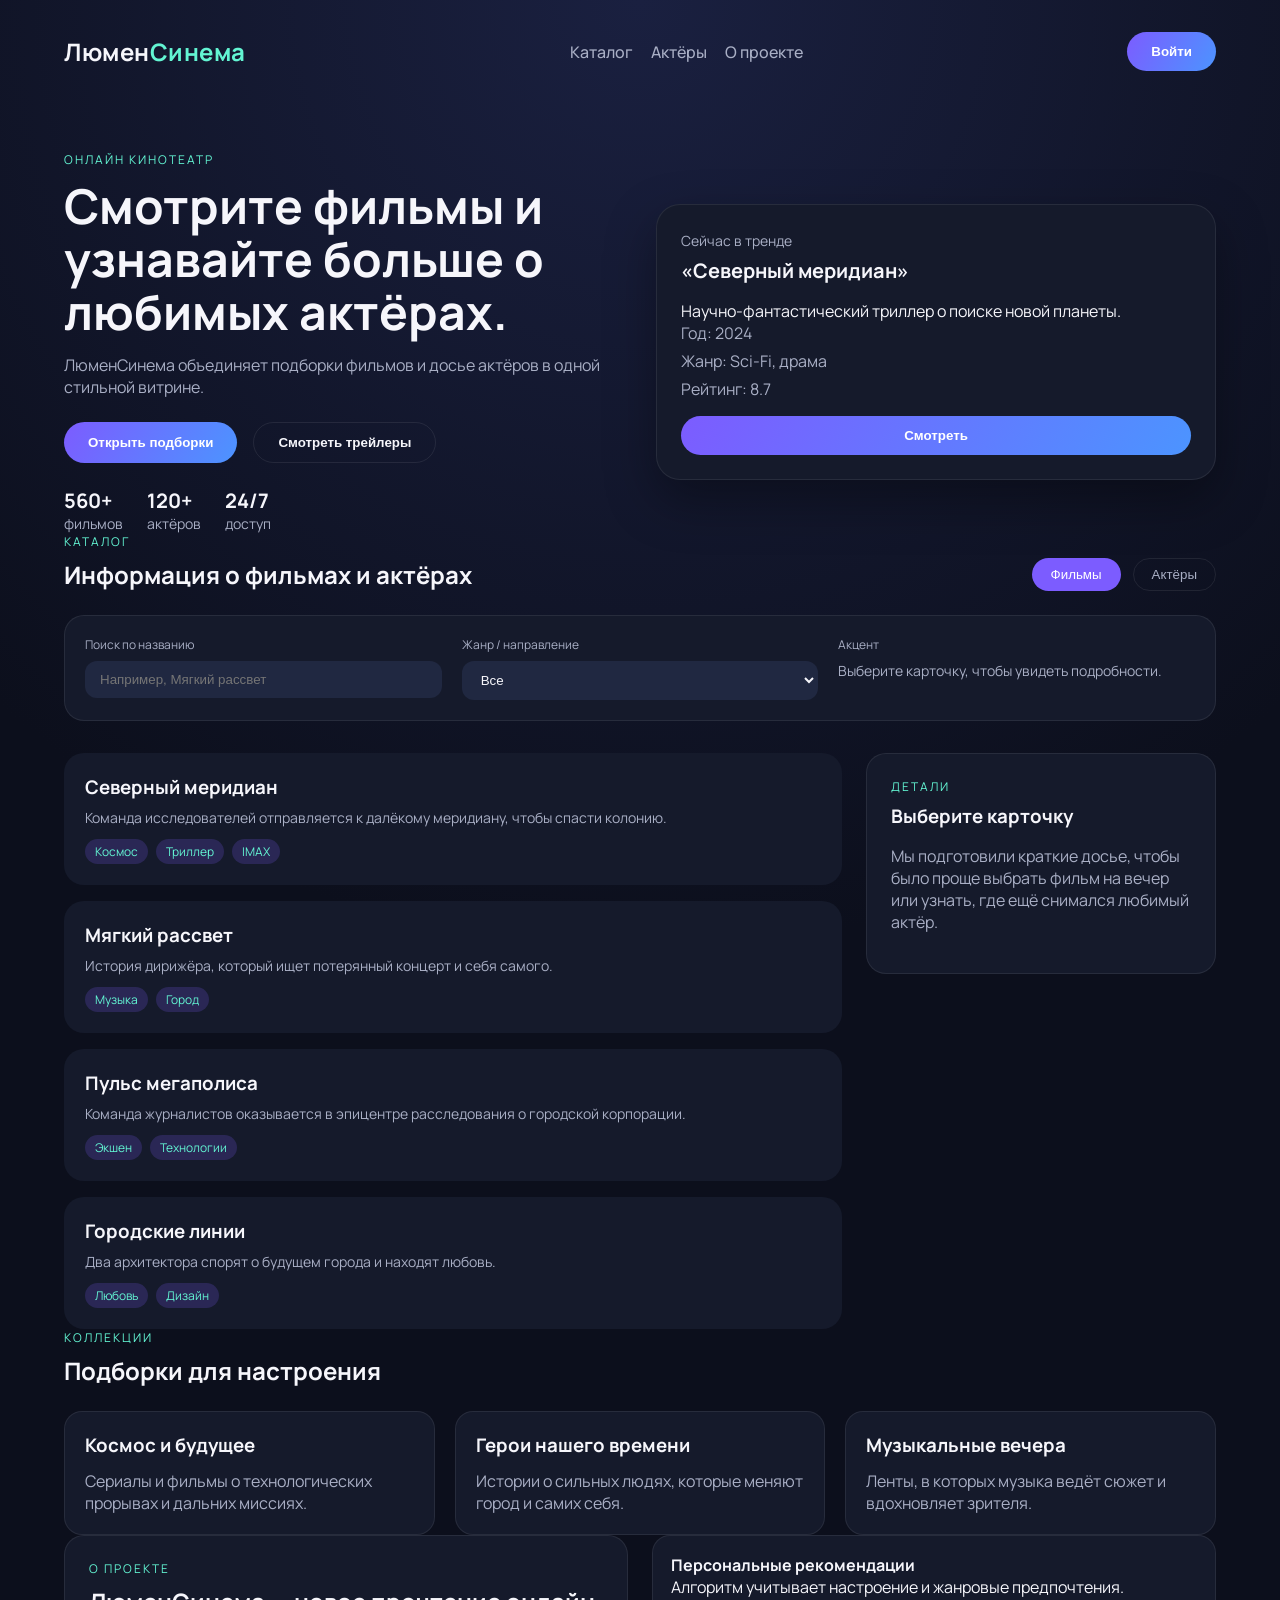
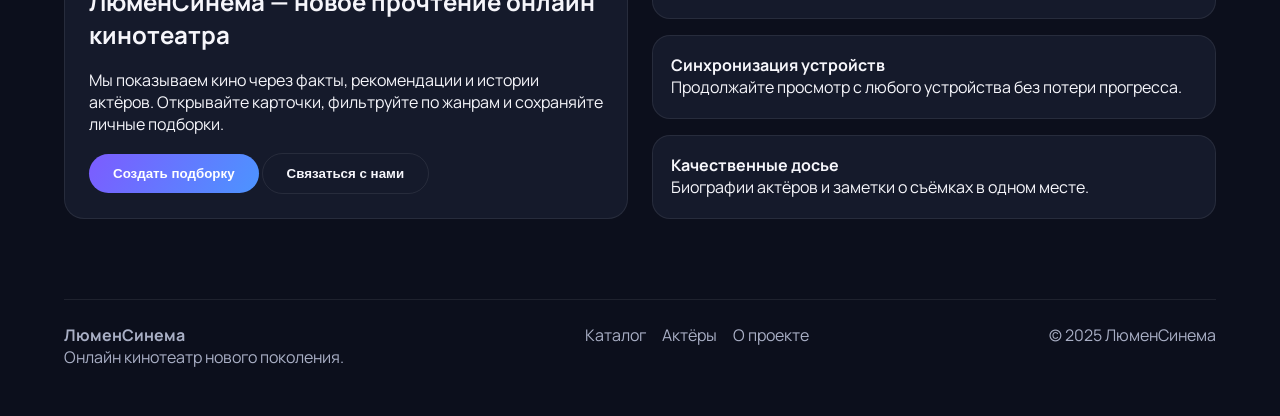
<file: index.html>
<!doctype html>
<html lang="ru">
  <head>
    <meta charset="UTF-8" />
    <meta name="viewport" content="width=device-width, initial-scale=1.0" />
    <title>ЛюменСинема — онлайн кинотеатр</title>
    <link rel="stylesheet" href="styles.css" />
    <link rel="preconnect" href="https://fonts.googleapis.com" />
    <link rel="preconnect" href="https://fonts.gstatic.com" crossorigin />
    <link
      href="https://fonts.googleapis.com/css2?family=Manrope:wght@300;400;500;600;700&display=swap"
      rel="stylesheet"
    />
  </head>
  <body>
    <div class="page">
      <header class="header">
        <div class="logo">Люмен<span>Синема</span></div>
        <nav class="nav">
          <a href="#catalog">Каталог</a>
          <a href="#actors">Актёры</a>
          <a href="#about">О проекте</a>
        </nav>
        <button class="primary-btn">Войти</button>
      </header>

      <main>
        <section class="hero">
          <div class="hero-text">
            <p class="eyebrow">Онлайн кинотеатр</p>
            <h1>Смотрите фильмы и узнавайте больше о любимых актёрах.</h1>
            <p class="subtitle">
              ЛюменСинема объединяет подборки фильмов и досье актёров в одной стильной
              витрине.
            </p>
            <div class="hero-actions">
              <button class="primary-btn">Открыть подборки</button>
              <button class="ghost-btn">Смотреть трейлеры</button>
            </div>
            <div class="hero-badges">
              <div>
                <h3>560+</h3>
                <p>фильмов</p>
              </div>
              <div>
                <h3>120+</h3>
                <p>актёров</p>
              </div>
              <div>
                <h3>24/7</h3>
                <p>доступ</p>
              </div>
            </div>
          </div>
          <div class="hero-card">
            <div class="card-header">
              <span>Сейчас в тренде</span>
              <strong>«Северный меридиан»</strong>
            </div>
            <div class="card-body">
              <p>Научно-фантастический триллер о поиске новой планеты.</p>
              <ul>
                <li>Год: 2024</li>
                <li>Жанр: Sci-Fi, драма</li>
                <li>Рейтинг: 8.7</li>
              </ul>
            </div>
            <button class="primary-btn">Смотреть</button>
          </div>
        </section>

        <section class="catalog" id="catalog">
          <div class="section-title">
            <div>
              <p class="eyebrow">Каталог</p>
              <h2>Информация о фильмах и актёрах</h2>
            </div>
            <div class="filters">
              <button class="chip active" data-view="films">Фильмы</button>
              <button class="chip" data-view="actors">Актёры</button>
            </div>
          </div>

          <div class="search-panel">
            <div>
              <label for="search" class="label">Поиск по названию</label>
              <input id="search" type="text" placeholder="Например, Мягкий рассвет" />
            </div>
            <div>
              <label for="genre" class="label">Жанр / направление</label>
              <select id="genre">
                <option value="">Все</option>
              </select>
            </div>
            <div>
              <label class="label">Акцент</label>
              <p class="hint">Выберите карточку, чтобы увидеть подробности.</p>
            </div>
          </div>

          <div class="catalog-grid">
            <div class="cards" id="cards"></div>
            <aside class="details" id="details">
              <div class="details-header">
                <p class="eyebrow">Детали</p>
                <h3>Выберите карточку</h3>
              </div>
              <p class="details-text">
                Мы подготовили краткие досье, чтобы было проще выбрать фильм на вечер или
                узнать, где ещё снимался любимый актёр.
              </p>
              <div class="details-meta" id="detailsMeta"></div>
            </aside>
          </div>
        </section>

        <section class="actors" id="actors">
          <div class="section-title">
            <div>
              <p class="eyebrow">Коллекции</p>
              <h2>Подборки для настроения</h2>
            </div>
          </div>
          <div class="collections">
            <article>
              <h3>Космос и будущее</h3>
              <p>Сериалы и фильмы о технологических прорывах и дальних миссиях.</p>
            </article>
            <article>
              <h3>Герои нашего времени</h3>
              <p>Истории о сильных людях, которые меняют город и самих себя.</p>
            </article>
            <article>
              <h3>Музыкальные вечера</h3>
              <p>Ленты, в которых музыка ведёт сюжет и вдохновляет зрителя.</p>
            </article>
          </div>
        </section>

        <section class="about" id="about">
          <div class="about-card">
            <div>
              <p class="eyebrow">О проекте</p>
              <h2>ЛюменСинема — новое прочтение онлайн кинотеатра</h2>
            </div>
            <p>
              Мы показываем кино через факты, рекомендации и истории актёров. Открывайте
              карточки, фильтруйте по жанрам и сохраняйте личные подборки.
            </p>
            <div class="about-actions">
              <button class="primary-btn">Создать подборку</button>
              <button class="ghost-btn">Связаться с нами</button>
            </div>
          </div>
          <div class="about-features">
            <div>
              <h4>Персональные рекомендации</h4>
              <p>Алгоритм учитывает настроение и жанровые предпочтения.</p>
            </div>
            <div>
              <h4>Синхронизация устройств</h4>
              <p>Продолжайте просмотр с любого устройства без потери прогресса.</p>
            </div>
            <div>
              <h4>Качественные досье</h4>
              <p>Биографии актёров и заметки о съёмках в одном месте.</p>
            </div>
          </div>
        </section>
      </main>

      <footer class="footer">
        <div>
          <strong>ЛюменСинема</strong>
          <p>Онлайн кинотеатр нового поколения.</p>
        </div>
        <div class="footer-links">
          <a href="#catalog">Каталог</a>
          <a href="#actors">Актёры</a>
          <a href="#about">О проекте</a>
        </div>
        <p class="copyright">© 2025 ЛюменСинема</p>
      </footer>
    </div>

    <script src="script.js"></script>
  </body>
</html>
</file>
<file: styles.css>
:root {
  color-scheme: light;
  font-family: "Manrope", system-ui, sans-serif;
  --bg: #0c0f1c;
  --panel: #151a2b;
  --soft: #202841;
  --text: #f6f6fb;
  --muted: #a9afc5;
  --accent: #7c5cff;
  --accent-2: #63f5d3;
  --border: rgba(255, 255, 255, 0.08);
}

* {
  box-sizing: border-box;
  margin: 0;
  padding: 0;
}

body {
  background: radial-gradient(circle at top, #1a2040 0%, #0c0f1c 45%);
  color: var(--text);
  min-height: 100vh;
}

.page {
  max-width: 1200px;
  margin: 0 auto;
  padding: 32px 24px 48px;
  display: flex;
  flex-direction: column;
  gap: 80px;
}

.header {
  display: flex;
  align-items: center;
  justify-content: space-between;
  gap: 24px;
}

.logo {
  font-size: 24px;
  font-weight: 700;
  letter-spacing: 0.5px;
}

.logo span {
  color: var(--accent-2);
}

.nav {
  display: flex;
  gap: 18px;
}

.nav a {
  color: var(--muted);
  text-decoration: none;
  font-weight: 500;
}

.nav a:hover {
  color: var(--text);
}

.primary-btn,
.ghost-btn {
  border: none;
  border-radius: 999px;
  padding: 12px 24px;
  font-weight: 600;
  cursor: pointer;
}

.primary-btn {
  background: linear-gradient(120deg, var(--accent), #4c94ff);
  color: white;
}

.ghost-btn {
  background: transparent;
  border: 1px solid var(--border);
  color: var(--text);
}

.hero {
  display: grid;
  grid-template-columns: repeat(auto-fit, minmax(280px, 1fr));
  gap: 32px;
  align-items: center;
}

.hero-text h1 {
  font-size: clamp(32px, 4vw, 48px);
  margin: 12px 0 16px;
  line-height: 1.1;
}

.subtitle {
  color: var(--muted);
  margin-bottom: 24px;
}

.hero-actions {
  display: flex;
  gap: 16px;
  flex-wrap: wrap;
  margin-bottom: 24px;
}

.hero-badges {
  display: flex;
  gap: 24px;
  flex-wrap: wrap;
}

.hero-badges h3 {
  font-size: 20px;
}

.hero-badges p {
  color: var(--muted);
  font-size: 14px;
}

.hero-card {
  background: var(--panel);
  border: 1px solid var(--border);
  border-radius: 24px;
  padding: 24px;
  display: grid;
  gap: 16px;
  box-shadow: 0 20px 50px rgba(0, 0, 0, 0.35);
}

.card-header span {
  color: var(--muted);
  font-size: 14px;
}

.card-header strong {
  display: block;
  font-size: 20px;
  margin-top: 6px;
}

.card-body ul {
  list-style: none;
  display: grid;
  gap: 6px;
  color: var(--muted);
}

.eyebrow {
  text-transform: uppercase;
  letter-spacing: 2px;
  font-size: 12px;
  color: var(--accent-2);
  margin-bottom: 8px;
}

.section-title {
  display: flex;
  align-items: flex-end;
  justify-content: space-between;
  gap: 24px;
  flex-wrap: wrap;
}

.filters {
  display: flex;
  gap: 12px;
}

.chip {
  padding: 8px 18px;
  border-radius: 999px;
  background: transparent;
  border: 1px solid var(--border);
  color: var(--muted);
  cursor: pointer;
}

.chip.active {
  background: var(--accent);
  color: #fff;
  border-color: transparent;
}

.search-panel {
  margin-top: 24px;
  display: grid;
  grid-template-columns: repeat(auto-fit, minmax(220px, 1fr));
  gap: 20px;
  background: var(--panel);
  border-radius: 20px;
  padding: 20px;
  border: 1px solid var(--border);
}

.label {
  display: block;
  font-size: 12px;
  color: var(--muted);
  margin-bottom: 8px;
}

input,
select {
  width: 100%;
  padding: 10px 14px;
  border-radius: 12px;
  border: 1px solid transparent;
  background: var(--soft);
  color: var(--text);
}

input:focus,
select:focus {
  outline: none;
  border-color: var(--accent);
}

.hint {
  color: var(--muted);
  font-size: 14px;
}

.catalog-grid {
  margin-top: 32px;
  display: grid;
  grid-template-columns: 1fr minmax(240px, 0.45fr);
  gap: 24px;
}

.cards {
  display: grid;
  gap: 16px;
}

.card {
  background: var(--panel);
  border-radius: 20px;
  padding: 20px;
  border: 1px solid transparent;
  transition: border 0.2s ease, transform 0.2s ease;
  cursor: pointer;
}

.card:hover {
  border-color: var(--accent);
  transform: translateY(-2px);
}

.card.active {
  border-color: var(--accent-2);
  background: #1c233a;
}

.card h3 {
  margin-bottom: 8px;
}

.card p {
  color: var(--muted);
  font-size: 14px;
}

.meta {
  display: flex;
  flex-wrap: wrap;
  gap: 8px;
  margin-top: 12px;
}

.tag {
  background: rgba(124, 92, 255, 0.2);
  color: var(--accent-2);
  padding: 4px 10px;
  border-radius: 999px;
  font-size: 12px;
}

.details {
  background: var(--panel);
  border-radius: 20px;
  padding: 24px;
  border: 1px solid var(--border);
  display: grid;
  gap: 16px;
  height: fit-content;
}

.details-text {
  color: var(--muted);
}

.details-meta {
  display: grid;
  gap: 8px;
  font-size: 14px;
}

.details-meta span {
  color: var(--muted);
}

.collections {
  display: grid;
  grid-template-columns: repeat(auto-fit, minmax(240px, 1fr));
  gap: 20px;
  margin-top: 24px;
}

.collections article {
  background: var(--panel);
  border-radius: 18px;
  padding: 20px;
  border: 1px solid var(--border);
}

.collections p {
  color: var(--muted);
  margin-top: 12px;
}

.about {
  display: grid;
  grid-template-columns: repeat(auto-fit, minmax(280px, 1fr));
  gap: 24px;
}

.about-card {
  background: var(--panel);
  border-radius: 20px;
  padding: 24px;
  border: 1px solid var(--border);
  display: grid;
  gap: 18px;
}

.about-features {
  display: grid;
  gap: 16px;
}

.about-features div {
  background: var(--panel);
  border-radius: 18px;
  padding: 18px;
  border: 1px solid var(--border);
}

.footer {
  display: flex;
  flex-wrap: wrap;
  justify-content: space-between;
  gap: 24px;
  color: var(--muted);
  border-top: 1px solid var(--border);
  padding-top: 24px;
}

.footer-links {
  display: flex;
  gap: 16px;
}

.footer a {
  color: var(--muted);
  text-decoration: none;
}

@media (max-width: 900px) {
  .catalog-grid {
    grid-template-columns: 1fr;
  }

  .header {
    flex-direction: column;
    align-items: flex-start;
  }
}
</file>
